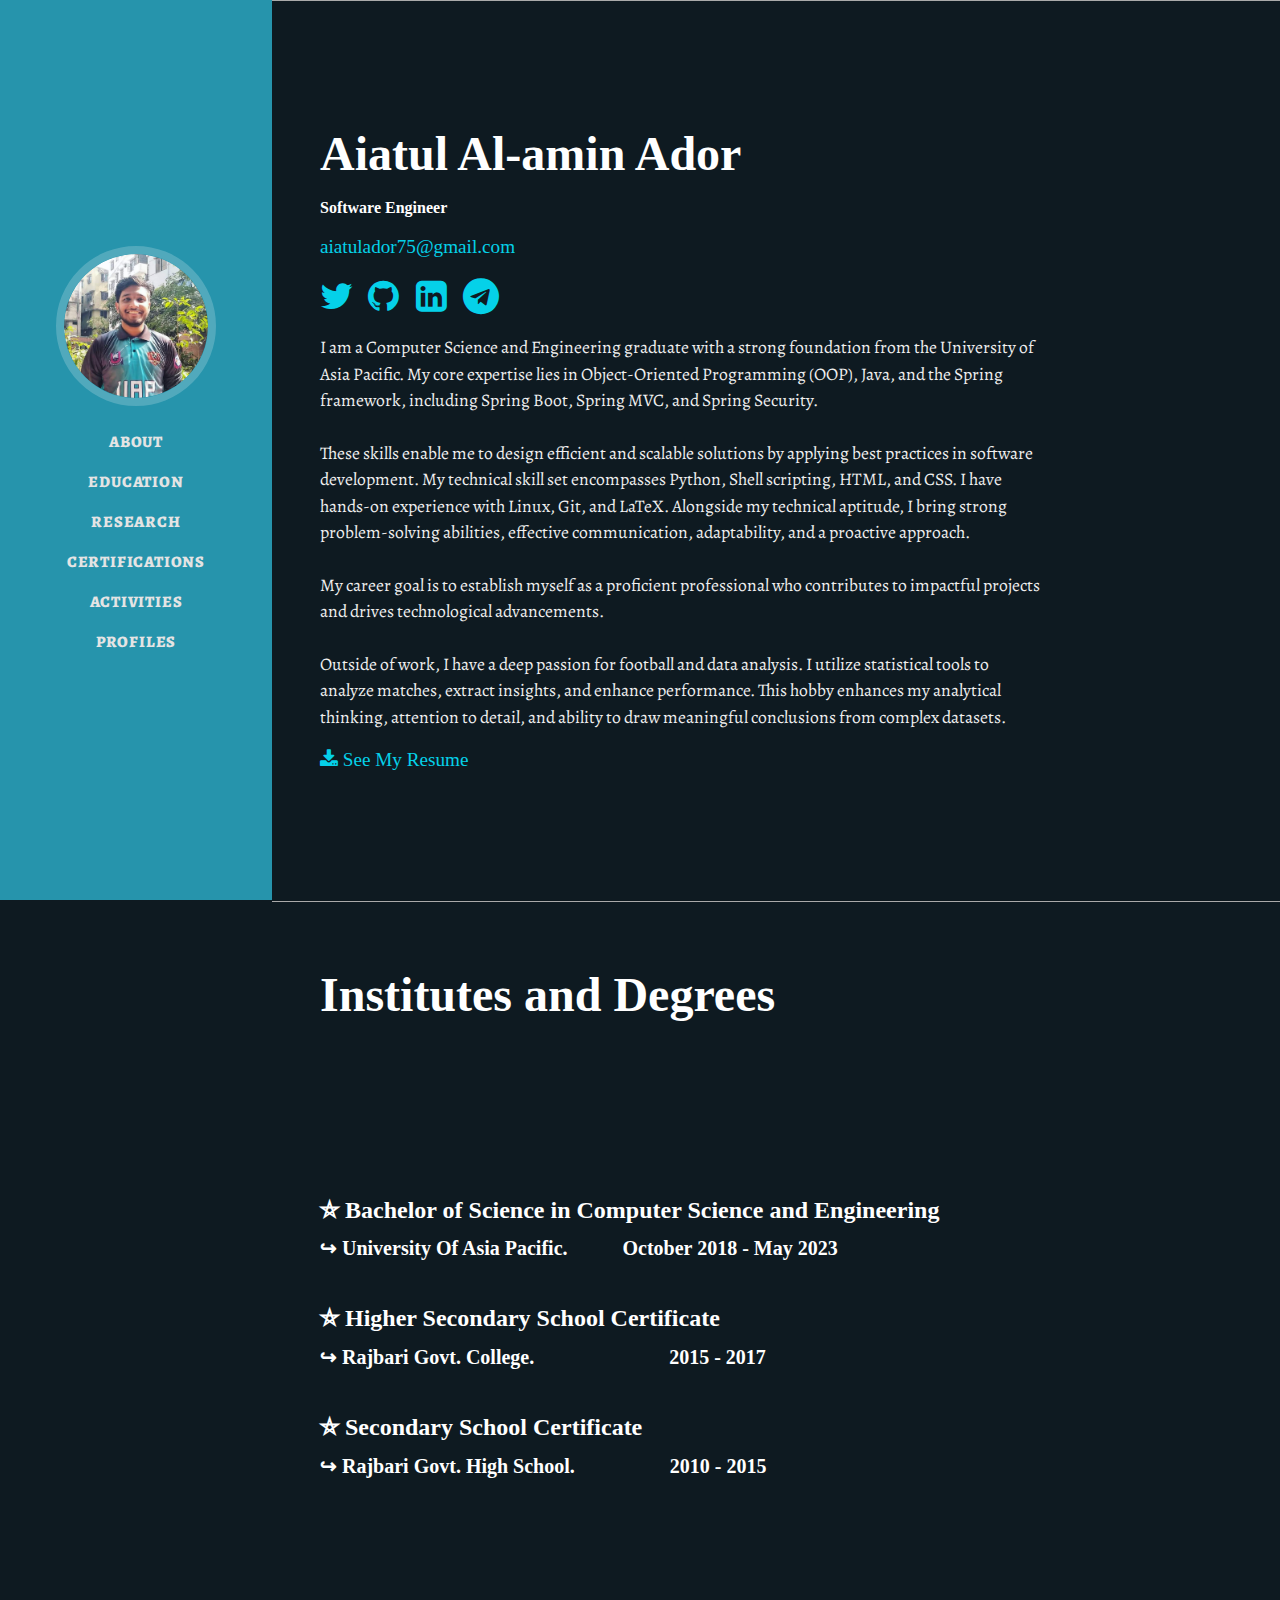
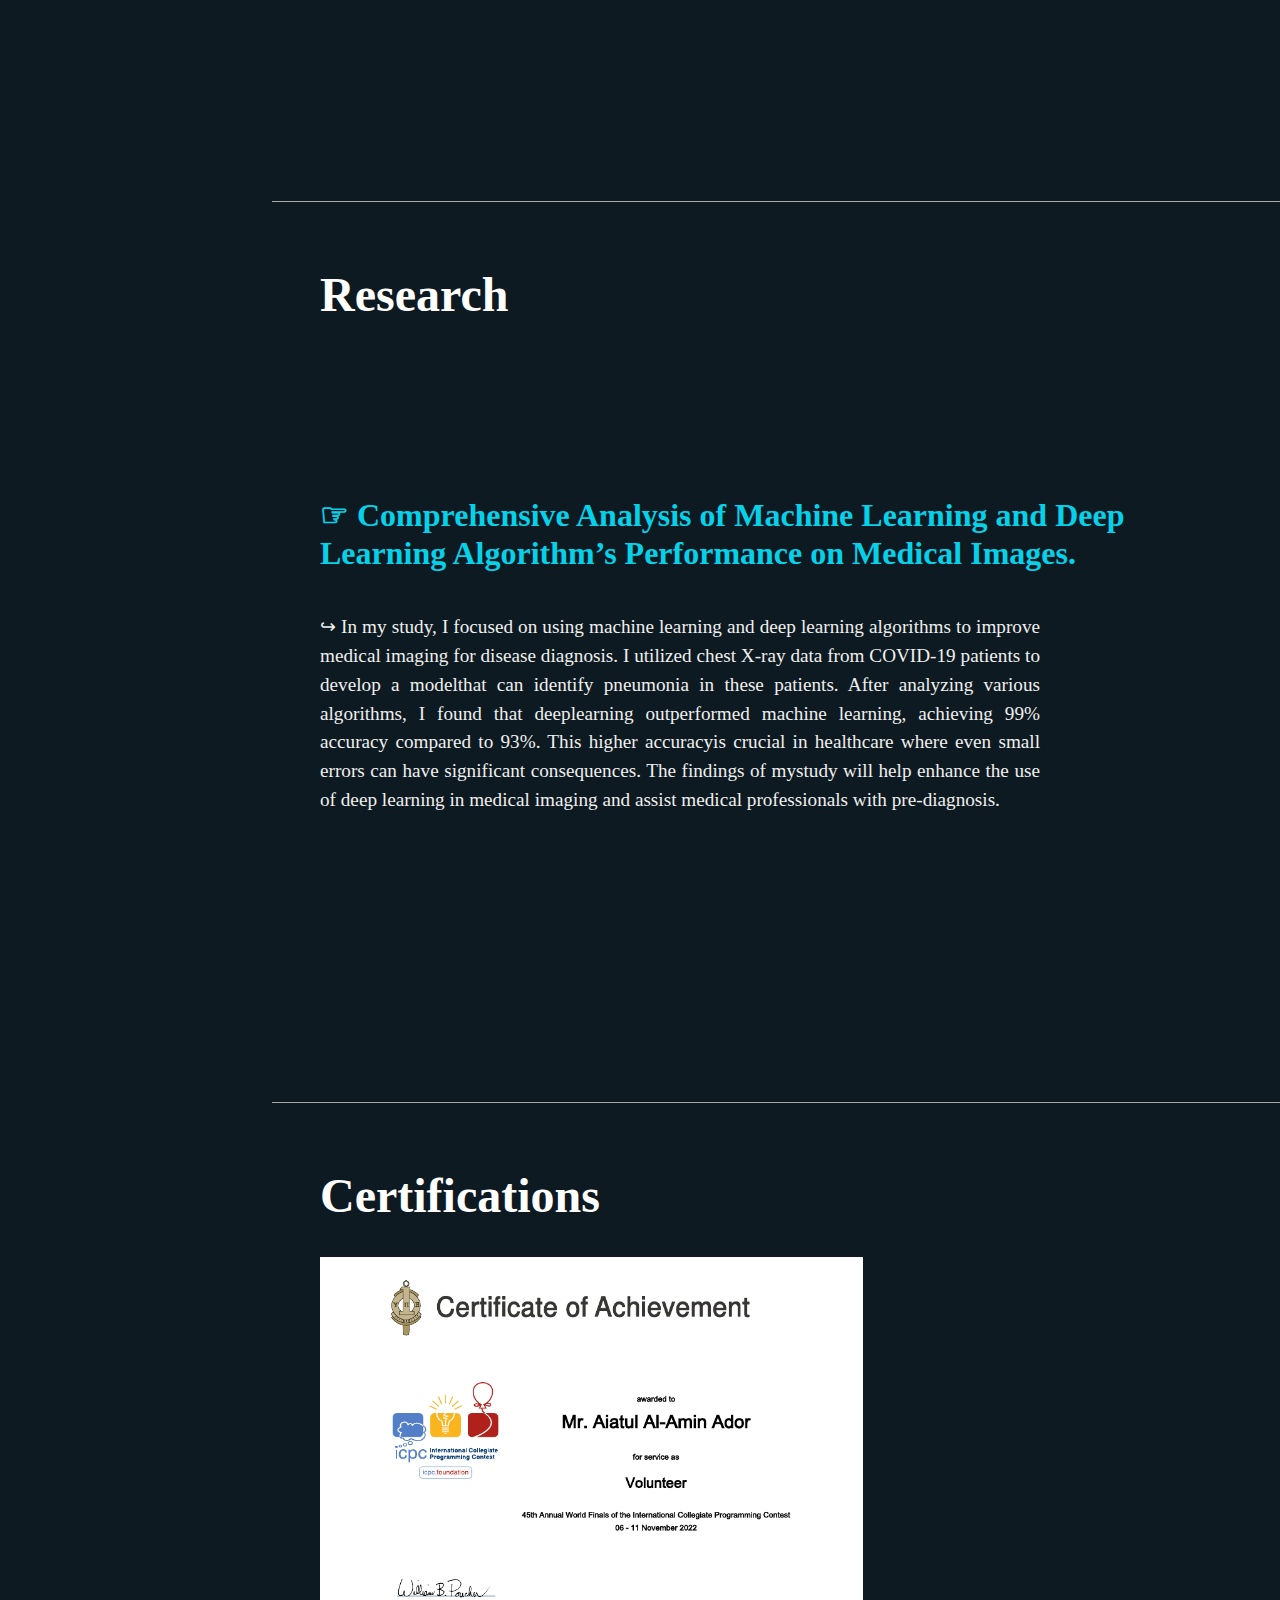
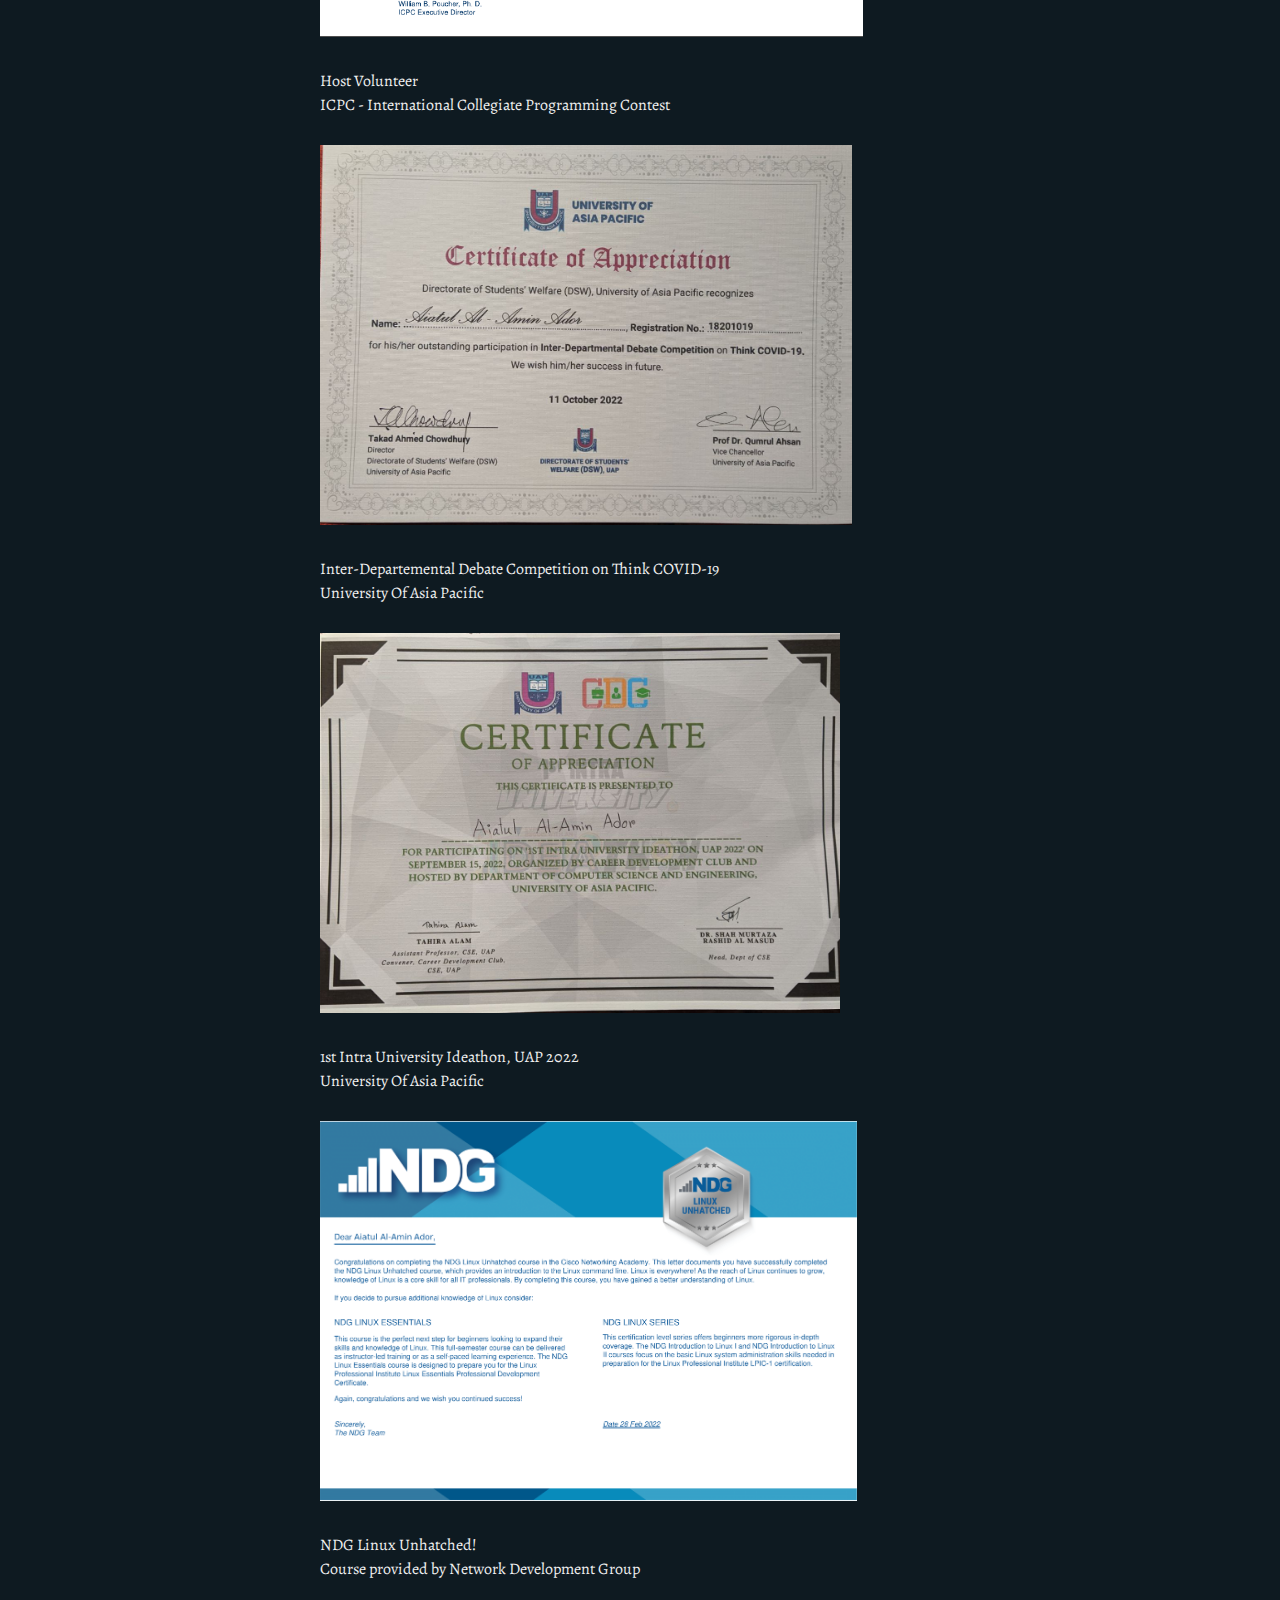
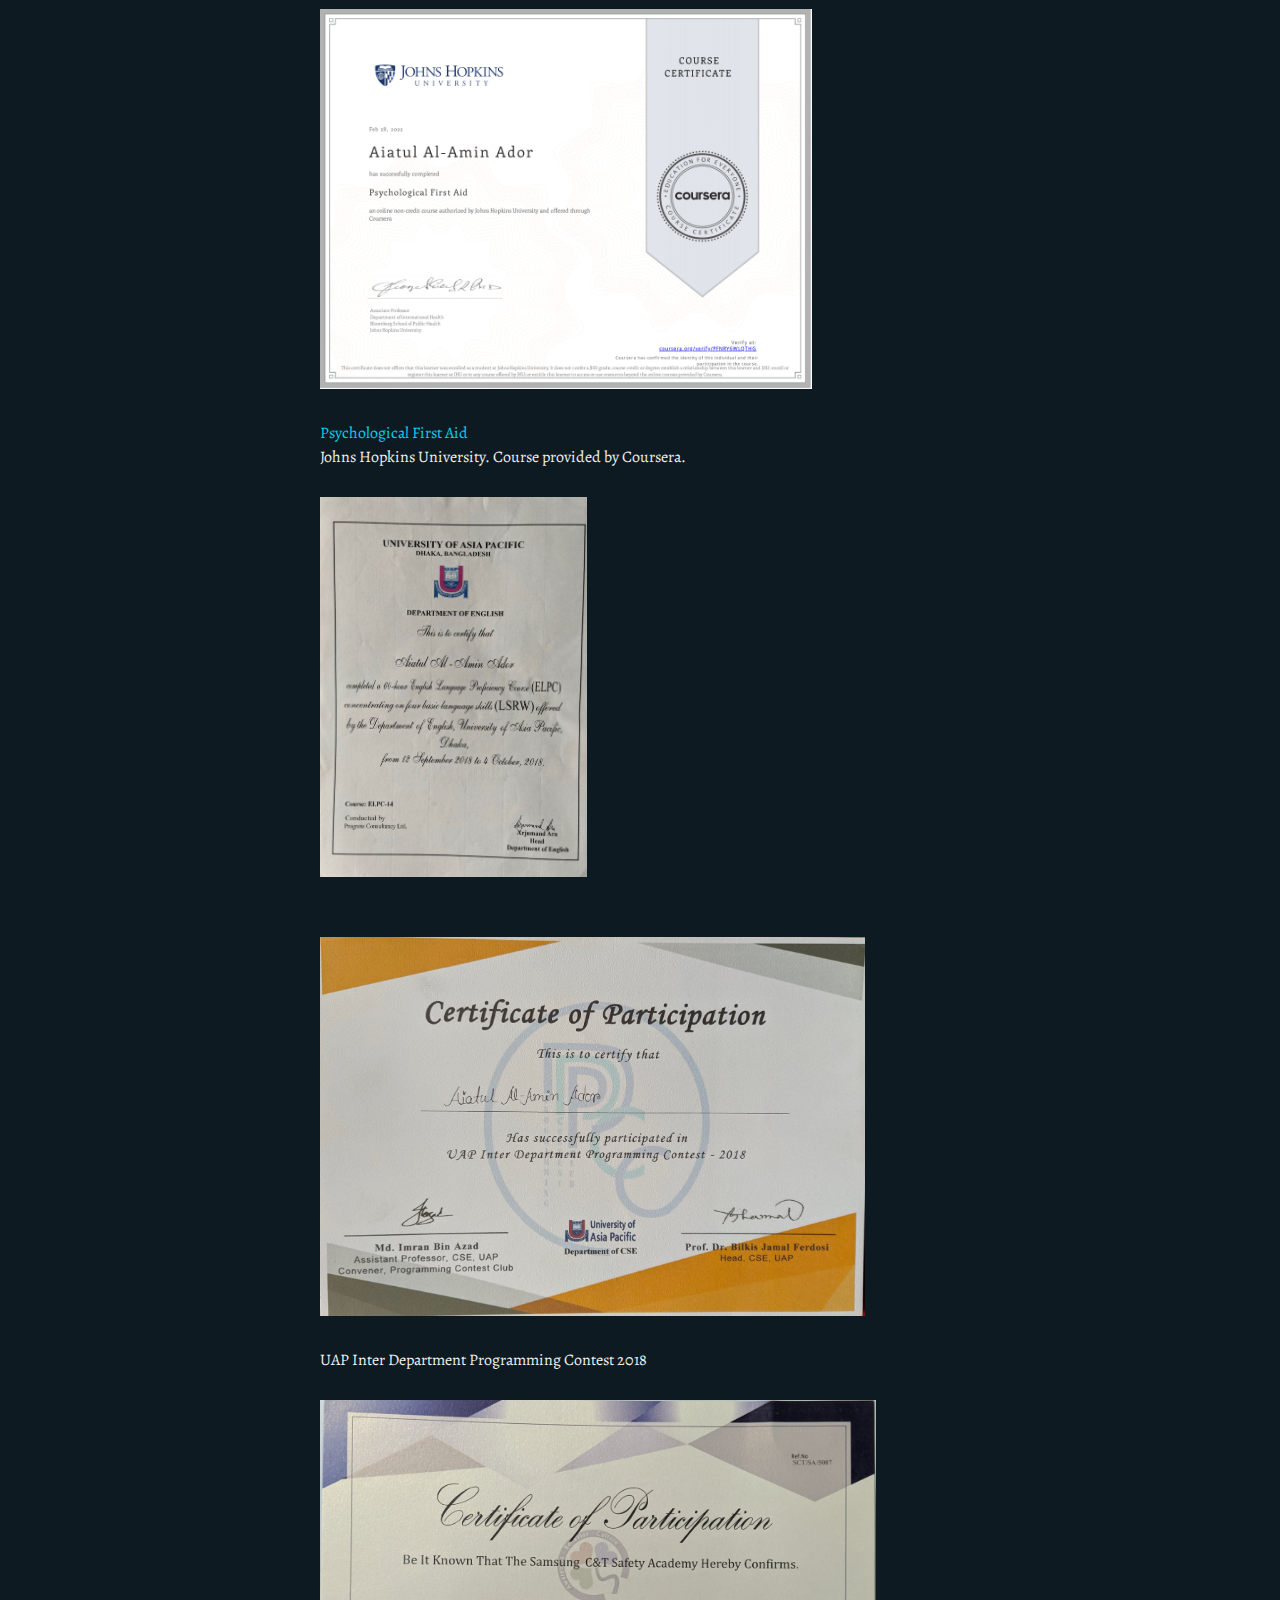
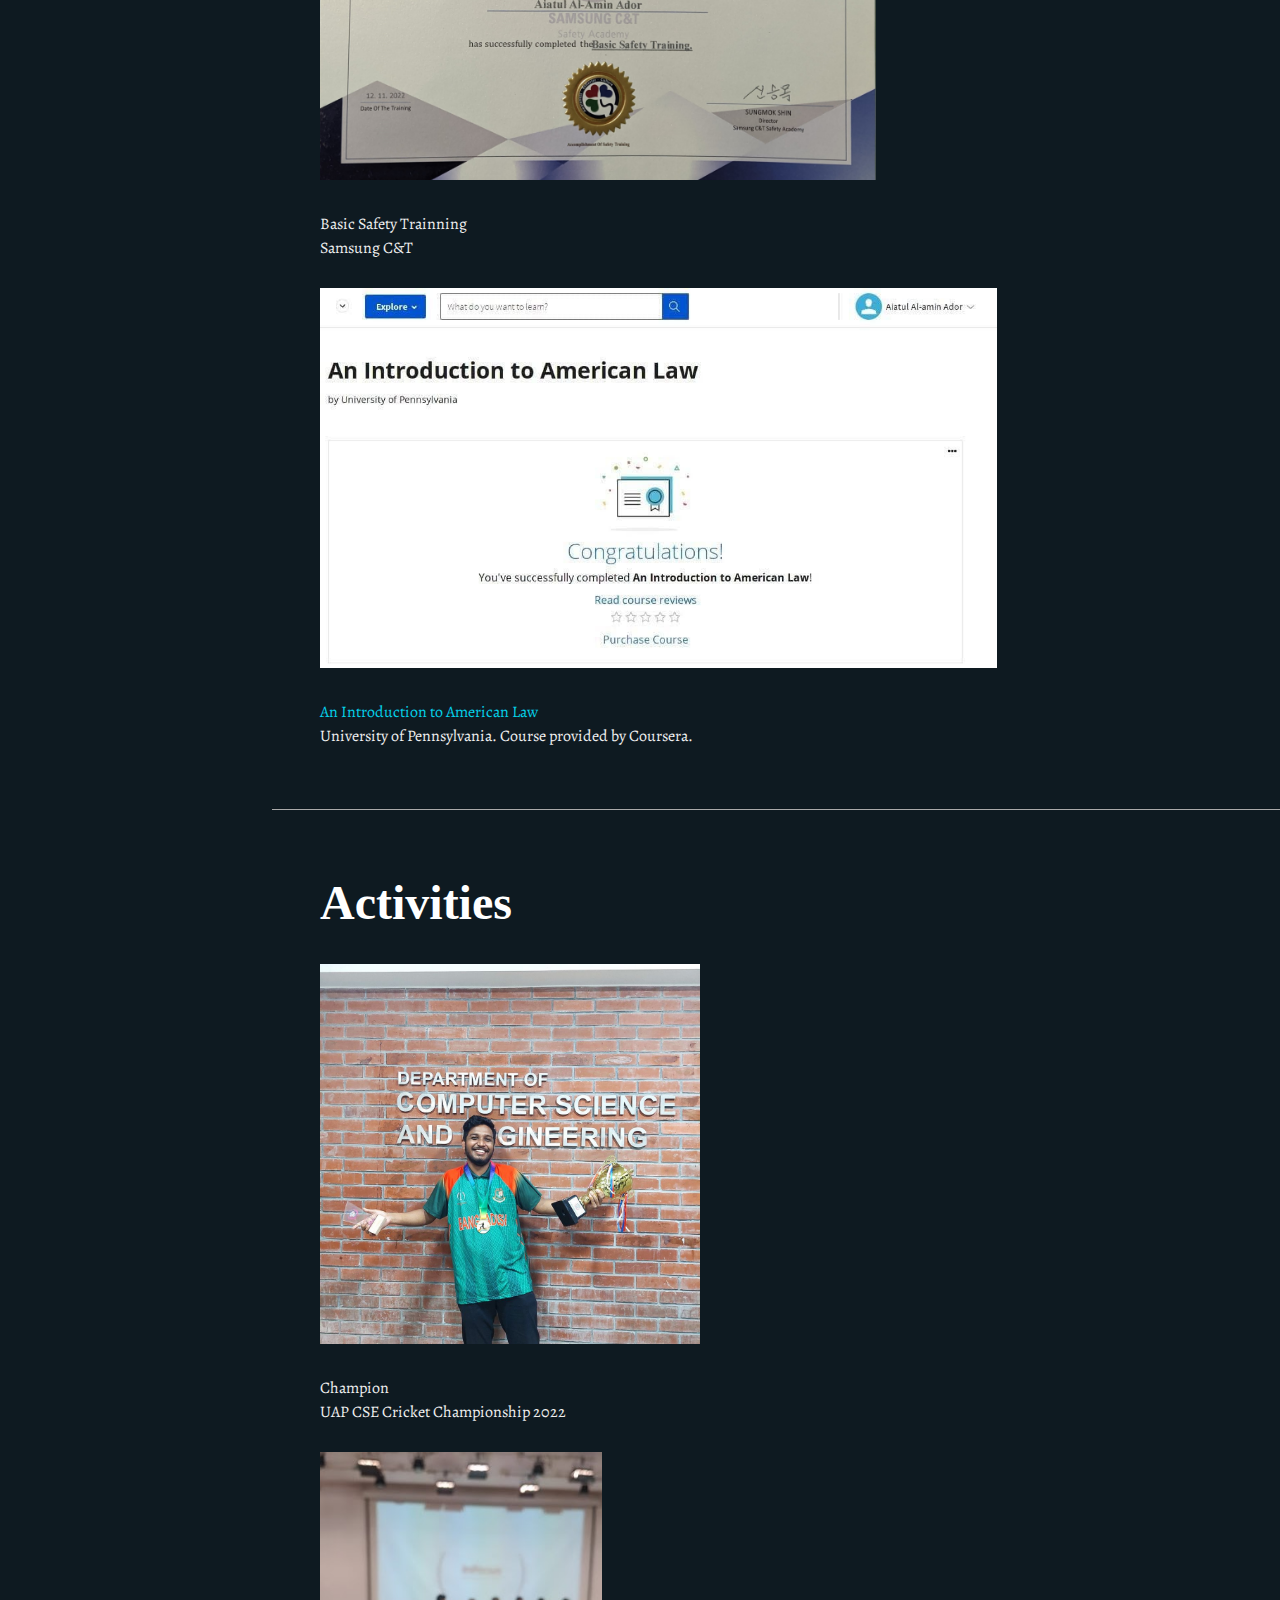
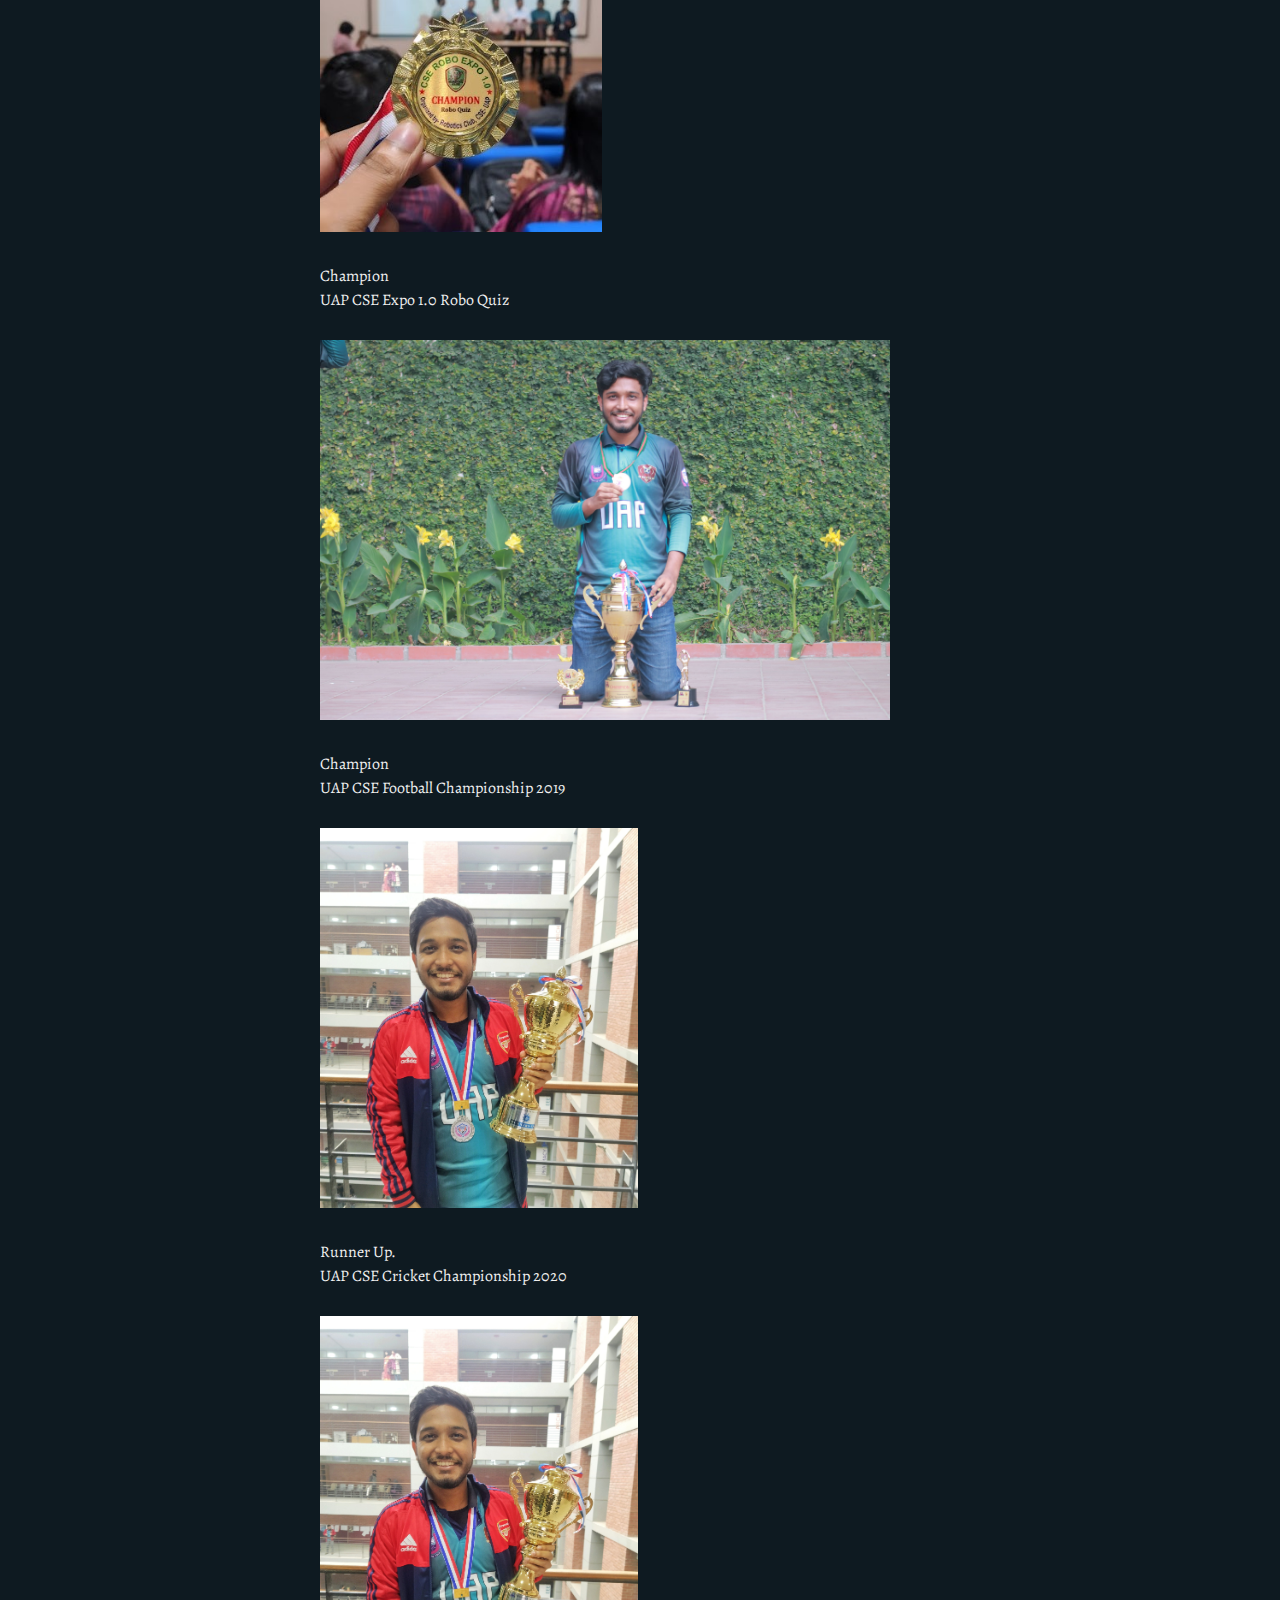
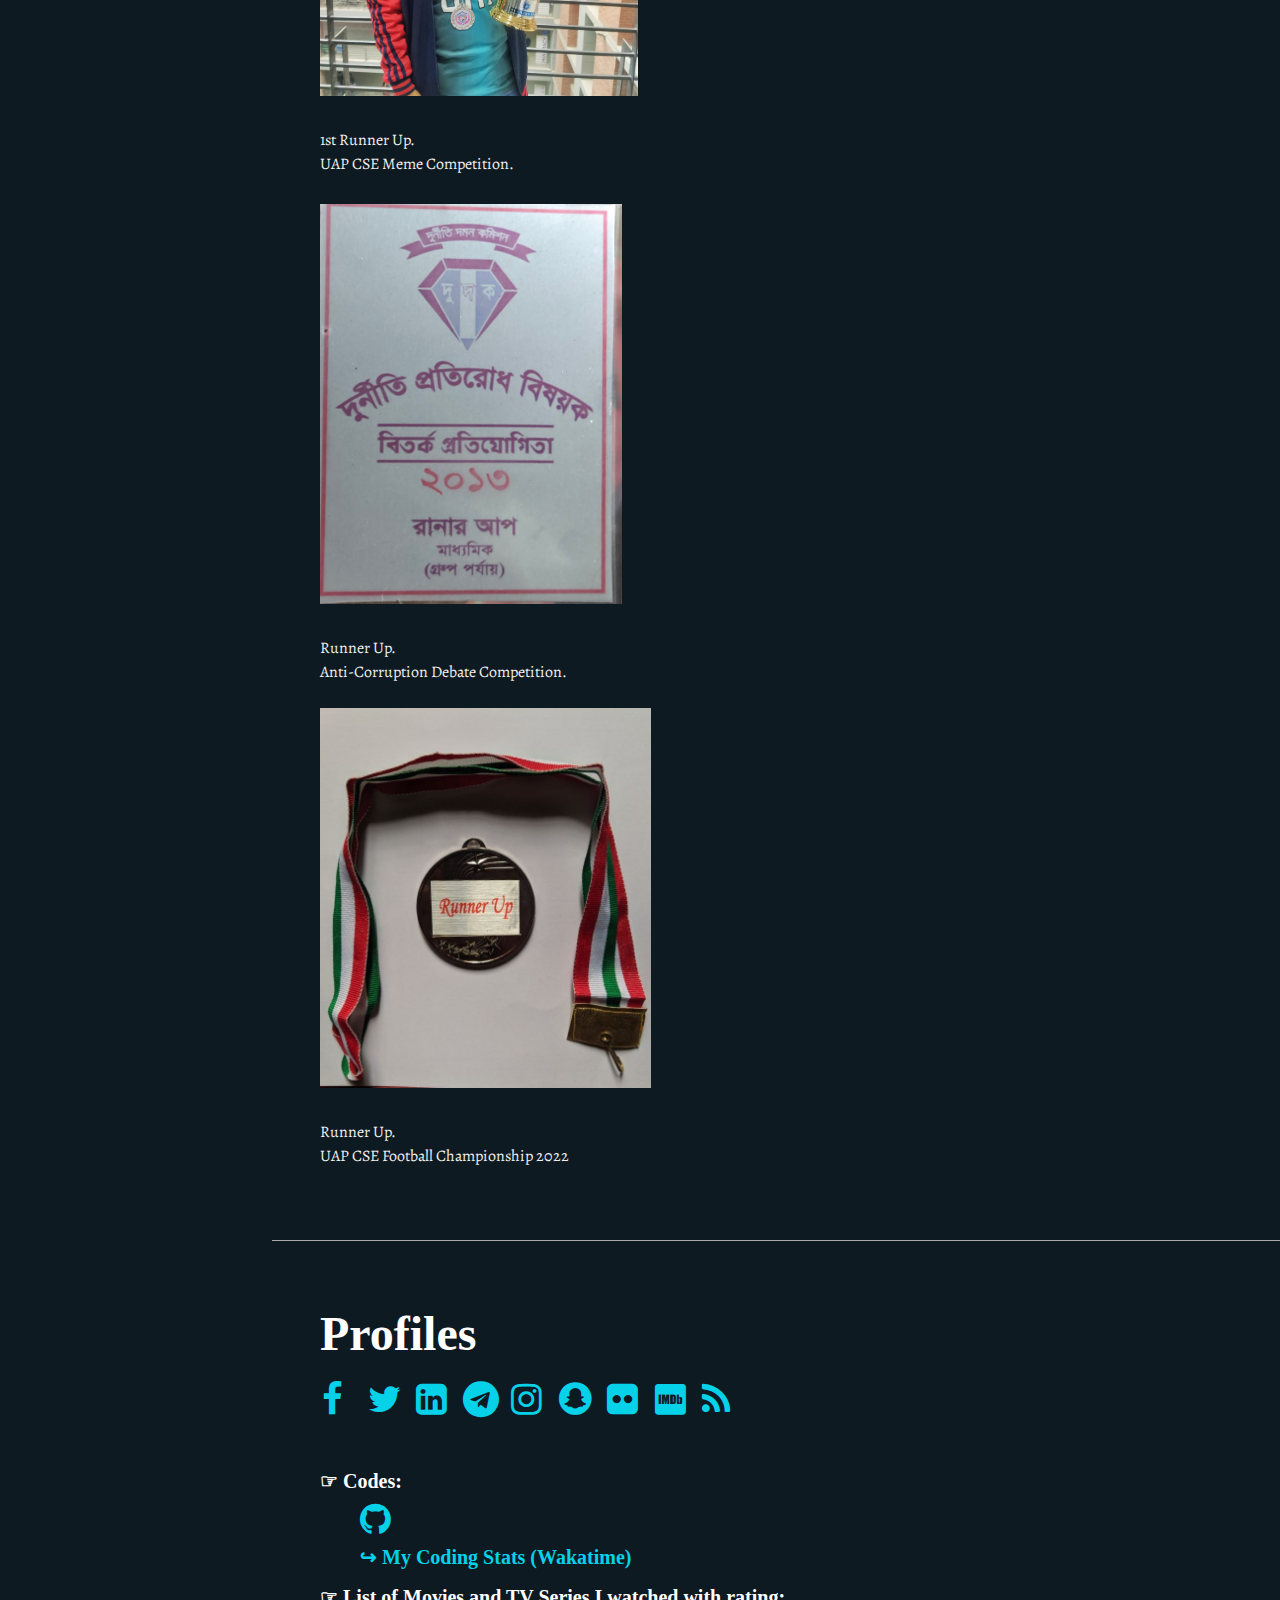
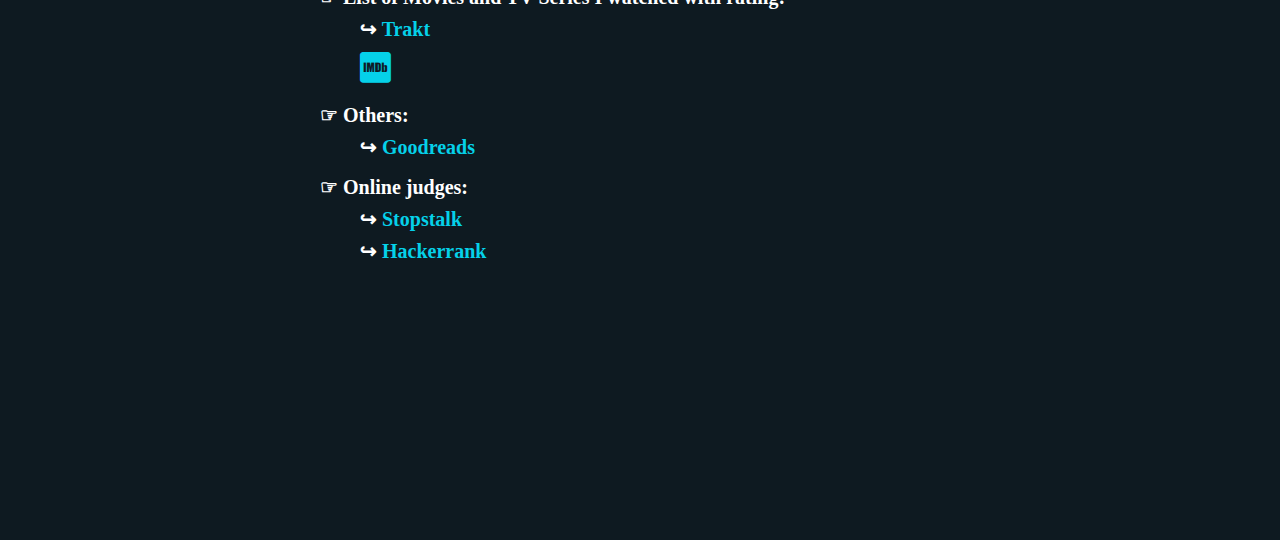
<file: index.html>
<!DOCTYPE html>
<html lang="en">
<html>
<head>

    <meta charset="utf-8">
    <meta name="viewport" content="width=device-width, initial-scale=1">
    <meta name="description" content="">
    <meta name="author" content="">

    <title>Aiatul Al-Amin Ador</title>

    <!-- Custom fonts for this template -->
    <link rel="preconnect" href="https://fonts.gstatic.com">
    <link href="https://fonts.googleapis.com/css2?family=Alegreya:wght@500;700&display=swap" rel="stylesheet">
    
    <!-- Bootstrap core CSS -->
    <link href="bootstrap.css" rel="stylesheet">

    <!-- Custom styles for this template -->
    <link href="resume.css" rel="stylesheet">

    <link rel="stylesheet" href="https://cdnjs.cloudflare.com/ajax/libs/font-awesome/4.7.0/css/font-awesome.min.css">


    <style>
        body {
            font-family: 'Alegreya', serif;
            font-size: 16px;
        }

        
        

    </style>
    
<!-- Google tag (gtag.js) -->
<script async src="https://www.googletagmanager.com/gtag/js?id=G-R3DP7JZSB8"></script>
<script>
  window.dataLayer = window.dataLayer || [];
  function gtag(){dataLayer.push(arguments);}
  gtag('js', new Date());

  gtag('config', 'G-R3DP7JZSB8');
</script>


</head>


<body id="page-top">



  <nav class="navbar navbar-expand-lg navbar-dark bg-primary fixed-top" id="sideNav">
    <a class="navbar-brand js-scroll-trigger" href="/">
      <span class="d-none d-lg-block">
        <img class="img-fluid img-profile rounded-circle mx-auto mb-2" src="/images/mypro.png" alt="">
      </span>
    </a>
    <button class="navbar-toggler" type="button" data-toggle="collapse" data-target="#navbarSupportedContent" aria-controls="navbarSupportedContent" aria-expanded="false" aria-label="Toggle navigation">
      <span class="navbar-toggler-icon"></span>
    </button>
    <div class="collapse navbar-collapse" id="navbarSupportedContent">
      <ul class="navbar-nav">
        <li class="nav-item">
          <a class="nav-link js-scroll-trigger" href="/#about">About</a>
        </li>
        
        <li class="nav-item">
          <a class="nav-link js-scroll-trigger" href="/#Education">Education</a>
        </li>

        <li class="nav-item">
          <a class="nav-link js-scroll-trigger" href="/#Research">Research</a>
        </li>
  
        <li class="nav-item">
          <a class="nav-link js-scroll-trigger" href="/#Certifications">Certifications</a>
        </li>
  
        <li class="nav-item">
          <a class="nav-link js-scroll-trigger" href="/#Activities">Activities</a>
        </li>

        <li class="nav-item">
          <a class="nav-link js-scroll-trigger" href="/#profiles">Profiles</a>
        </li>
  
  
      </ul>
    </div>
  </nav>


<!-- Home Page er first landing page code and also about me page -->

  <div class="container-fluid p-0">
    
    <section class="resume-section p-3 p-lg-5 d-flex align-items-center" id="about">
      <div class="w-20">
        <h1 class="mb-3">Aiatul Al-amin Ador</h1>
        <div class="subheading mb-3">
          <h6>Software Engineer</h6>
        </div>
        <div class="subheading mb-3">
          <a href="aiatulador75@gmail.com">aiatulador75@gmail.com</a>
        </div>

        <div class="social-icons">
          <a href="https://twitter.com/aiatulador22"> 
            <i class="fa fa-twitter" style="font-size:36px"></i>
          </a>
          <a href="https://github.com/aiatulador"> 
            <i class="fa fa-github" style="font-size:36px"></i>
          </a>
          <a href="https://linkedin.com/in/aiatulador">
            <i class="fa fa-linkedin-square" style="font-size:36px"></i>
          </a>

          <a href="https://t.me/aiatulador">
            <i class="fa fa-telegram" style="font-size:36px"></i>
          </a>
        </div>

        <p class="lead mb-3">I am a Computer Science and Engineering graduate with a strong foundation from the University of Asia Pacific. My core expertise lies in Object-Oriented Programming (OOP), Java, and the Spring framework, including Spring Boot, Spring MVC, and Spring Security.<br><br> These skills enable me to design efficient and scalable solutions by applying best practices in software development.

          My technical skill set encompasses Python, Shell scripting, HTML, and CSS. I have hands-on experience with Linux, Git, and LaTeX. Alongside my technical aptitude, I bring strong problem-solving abilities, effective communication, adaptability, and a proactive approach.<br><br> My career goal is to establish myself as a proficient professional who contributes to impactful projects and drives technological advancements.
          
          <br><br>Outside of work, I have a deep passion for football and data analysis. I utilize statistical tools to analyze matches, extract insights, and enhance performance. This hobby enhances my analytical thinking, attention to detail, and ability to draw meaningful conclusions from complex datasets.</p>

       <div class="subheading mb-3">
          <a href="https://www.dropbox.com/scl/fo/k16dpy4852lujnd0vvjwx/h?rlkey=mtthyysdf33pevx0nr7zm0z8q&dl=0" class="resume-download" data-toggle="tooltip" data-placement="bottom" title="Download">
            <i class="fa fa-download" aria-hidden="true"> </i>  See My Resume
          </a>
  
        </div> 
        
      </div>
    </section>


  <!-- Ekhane sesh hoise  Home Page er Code-->
  <hr class="m-0">



  <!-- Education Code Starts Here-->

<section class="resume-section p-3 p-lg-5 d-flex justify-content-center" id="Education">
      <div class="w-100">
        <h2 class="">Institutes and Degrees</h2>

        <div class="resume-item d-flex flex-column flex-md-row justify-content-between">
          <div class="resume-content">
            <br/><br/><br/><br/><br/><br/>
            <h4>  &#9956; Bachelor of Science in Computer Science and Engineering</h4>
            <h5>  &#8618; University Of Asia Pacific. &nbsp &nbsp &nbsp &nbsp &nbsp October 2018 - May 2023</h5>
            <br/>

            <h4>  &#9956; Higher Secondary School Certificate</h4>
            <h5>  &#8618; Rajbari Govt. College.  &nbsp &nbsp &nbsp &nbsp &nbsp &nbsp &nbsp &nbsp &nbsp &nbsp &nbsp &nbsp &nbsp 2015 - 2017</h5>
            <br/>

            <h4>  &#9956; Secondary School Certificate</h4>
            <h5>  &#8618; Rajbari Govt. High School. &nbsp &nbsp &nbsp &nbsp &nbsp &nbsp &nbsp &nbsp &nbsp 2010 - 2015</h5>
            <br/>

          </div>
        </div>      

       </div>
  
    </section>

  <!-- Education Code endsHere-->


<!-- Research code Starts Here-->

<section class="resume-section p-3 p-lg-5 d-flex justify-content-center" id="Research">
  <div class="w-100">
    <h2 class="">Research</h2>

    <div class="resume-item d-flex flex-column flex-md-row justify-content-between">
      <div class="resume-content">
        <br/><br/><br/><br/><br/><br/>

        <div class="subheading mb-3">
          <h3><a href="https://www.dropbox.com/scl/fo/hqkndljo5b6nr6gg2brcu/h?rlkey=uelkfxay2tave1kz5u75wo7hr&dl=0">&#x261E; Comprehensive Analysis of Machine Learning and Deep Learning Algorithm’s Performance on Medical Images.</a></h3>


            <div class="resume-item d-flex flex-column flex-md-row justify-content-between">
              <div class="resume-content">
                  <div class="box-item">
                    <br/>
                    <p> &#8618; In my study, I focused on using machine learning and deep learning algorithms to improve medical imaging for disease diagnosis. I utilized chest X-ray data from COVID-19 patients to develop a modelthat can identify pneumonia in these patients. After analyzing various algorithms, I found that deeplearning outperformed machine learning, achieving 99% accuracy compared to 93%. This higher accuracyis crucial in healthcare where even small errors can have significant consequences. The findings of mystudy will help enhance the use of deep learning in medical imaging and assist medical professionals with
                      pre-diagnosis.</p>


                  </div>
                <br/>
              </div>
            </div>

        </div>


      </div>
    </div>      

   </div>

</section>

<!-- Research code end-->




   
          <hr class="m-0">

<!-- CERTIFICATION CODE START HERE-->

<div class="container-fluid p-0">
    
  <section class="resume-section p-3 p-lg-5 d-flex justify-content-center" id="Certifications">
    <div class="w-100">
      <h2 class="">Certifications</h2>



      <div class="resume-item d-flex flex-column flex-md-row justify-content-between">
        <div class="resume-content">
          <img class="artwork" src="images/ICPC.png" style="max-height: 25rem;"/>
          <figcaption>Host Volunteer</a></figcaption>
          <figcaption>ICPC - International Collegiate Programming Contest</figcaption>
        </div>
      </div>

      <div class="resume-item d-flex flex-column flex-md-row justify-content-between">
        <div class="resume-content">
          <img class="artwork" src="images/debate-covid19.jpg" style="max-height: 25rem;"/>
          <figcaption>Inter-Departemental Debate Competition on Think COVID-19</a></figcaption>
          <figcaption>University Of Asia Pacific</figcaption>
        </div>
      </div>


      <div class="resume-item d-flex flex-column flex-md-row justify-content-between">
        <div class="resume-content">
          <img class="artwork" src="images/ideathon.jpg" style="max-height: 25rem;"/>
          <figcaption>1st Intra University Ideathon, UAP 2022</a></figcaption>
          <figcaption>University Of Asia Pacific</figcaption>
        </div>
      </div>

      
      
      <div class="resume-item d-flex flex-column flex-md-row justify-content-between">
        <div class="resume-content">
          <img class="artwork" src="images/ndgli.png" style="max-height: 25rem;"/>
          <figcaption>NDG Linux Unhatched!</figcaption>
          <figcaption>Course provided by Network Development Group</figcaption>
        </div>
      </div>


      <div class="resume-item d-flex flex-column flex-md-row justify-content-between">
        <div class="resume-content">
          <img class="artwork" src="images/pfa.png" style="max-height: 25rem;"/>
          <figcaption><a href="https://www.coursera.org/account/accomplishments/verify/PFNRY6WLQTHG">Psychological First Aid</a></figcaption>
          <figcaption>Johns Hopkins University. Course provided by Coursera.</figcaption>
        </div>
      </div>



      <div class="resume-item d-flex flex-column flex-md-row justify-content-between">
          <div class="resume-content">
            <img class="artwork" src="/images/elpc.jpg" style="max-height: 25rem;"/>
          </div>
        </div>
      
        <div class="resume-item d-flex flex-column flex-md-row justify-content-between">
          <div class="resume-content">
            <img class="artwork" src="/images/cpccpc.jpg" style="max-height: 25rem;"/>
            <figcaption>UAP Inter Department Programming Contest 2018</figcaption>
          </div>
        </div>

        <div class="resume-item d-flex flex-column flex-md-row justify-content-between">
          <div class="resume-content">
            <img class="artwork" src="images/safety.jpg" style="max-height: 25rem;"/>
            <figcaption>Basic Safety Trainning</figcaption>
            <figcaption>Samsung C&T</figcaption>
          </div>
        </div>

        <div class="resume-item d-flex flex-column flex-md-row justify-content-between">
          <div class="resume-content">
            <img class="artwork" src="images/lawww.jpg" style="max-height: 25rem;"/>
            <figcaption><a href="https://www.coursera.org/learn/american-law">An Introduction to American Law</a></figcaption>
            <figcaption>University of Pennsylvania. Course provided by Coursera.</figcaption>

          </div>
        </div>

     </div>   
 </section>
 </div>
<!-- Certifications Code Ends Here-->


<hr class="m-0">
 <!-- ACTIVITY  CODE STARTS HERE-->


 <div class="container-fluid p-0">
    
  <section class="resume-section p-3 p-lg-5 d-flex justify-content-center" id="Activities">
    <div class="w-100">
      <h2 class="">Activities</h2>

      
      <div class="resume-item d-flex flex-column flex-md-row justify-content-between">
        <div class="resume-content">
          <img class="artwork" src="/images/crichamp.jpg" style="max-height: 25rem;"/>
          <figcaption>Champion</figcaption>
          <figcaption>UAP CSE Cricket Championship 2022</figcaption>
        </div>
      </div>


      <div class="resume-item d-flex flex-column flex-md-row justify-content-between">
        <div class="resume-content">
          <img class="artwork" src="/images/robo.jpg" style="max-height: 25rem;"/>
          <figcaption>Champion</figcaption>
          <figcaption>UAP CSE Expo 1.0 Robo Quiz</figcaption>
        </div>
      </div>


      <div class="resume-item d-flex flex-column flex-md-row justify-content-between">
          <div class="resume-content">
            <img class="artwork" src="/images/Football.JPG" style="max-height: 25rem;"/>
            <figcaption>Champion</figcaption>
            <figcaption>UAP CSE Football Championship 2019</figcaption>
          </div>
        </div>
      
        <div class="resume-item d-flex flex-column flex-md-row justify-content-between">
          <div class="resume-content">
            <img class="artwork" src="/images/cricket.jpg" style="max-height: 25rem;"/>
            <figcaption>Runner Up.</figcaption>
            <figcaption>UAP CSE Cricket Championship 2020</figcaption>
          </div>
        </div>

        <div class="resume-item d-flex flex-column flex-md-row justify-content-between">
          <div class="resume-content">
            <img class="artwork" src="/images/cricket.jpg" style="max-height: 25rem;"/>
            <figcaption>1st Runner Up.</figcaption>
            <figcaption>UAP CSE Meme Competition.</figcaption>
          </div>
        </div>

        <div class="resume-item d-flex flex-column flex-md-row justify-content-between">
          <div class="resume-content">
            <img class="artwork" src="images/debate.jpg" style="max-height: 25rem;"/>
            <figcaption>Runner Up.</figcaption> 
            <figcaption>Anti-Corruption Debate Competition.</figcaption>


        
            <div class="resume-item d-flex flex-column flex-md-row justify-content-between">
              <div class="resume-content">
                <img class="artwork" src="/images/fotrun.jpg" style="max-height: 25rem;"/>
                <figcaption>Runner Up.</figcaption>
                <figcaption>UAP CSE Football Championship 2022</figcaption>
              </div>
            </div>

            <!-- <figcaption>UAP CSE Meme Competition.</figcaption> -->
          </div>
        </div>

     </div>   
 </section>
 </div>
<!-- Activity Code Ends Here-->


 <!-- Misc Links Code starts Here --> 


 <section class="resume-section p-3 p-lg-5 d-flex justify-content-center" id="profiles">
  <div class="w-100">
    <h2 class="">Profiles</h2>

    <div class="social-icons">



      <a href="https://facebook.com/aiatulador">
        <i class="fa fa-facebook" style="font-size:36px"></i>
      </a>

      <a href="https://twitter.com/aiatulador22"> 
        <i class="fa fa-twitter" style="font-size:36px"></i>
      </a>

      <a href="https://linkedin.com/in/aiatulador">
        <i class="fa fa-linkedin-square" style="font-size:36px"></i>
      </a>

      <a href="https://t.me/aiatulador">
        <i class="fa fa-telegram" style="font-size:36px"></i>
      </a>

      <a href="https://instagram.com/aiatulador">
        <i class="fa fa-instagram" style="font-size:36px"></i>
      </a>

      <a href="https://www.snapchat.com/add/aiatulador">
        <i class="fa fa-snapchat" style="font-size:38px"></i>
      </a>

      <a href="https://www.flickr.com/photos/aiatulador/">
        <i class="fa fa-flickr" style="font-size:36px"></i>
      </a>

      <a href="https://www.imdb.com/user/ur63001292/ratings?ref_=nv_usr_rt_4">
        <i class="fa fa-imdb" style="font-size:36px"></i> 
      </a>

      <a href="https://aiatulador.blogspot.com/">
        <i class="fa fa-rss" style="font-size:36px"></i>
      </a>
    </div>

    <div class="resume-item d-flex flex-column flex-md-row justify-content-between">
      <div class="resume-content">
          <div class="box-item">
            <br/>

            <h5>&#x261E;<b> Codes:</b></h5>
            <ul>
              <h5><a href="https://github.com/aiatulador">
                <i class="fa fa-github" style="font-size:36px"></i>
        </a></h5>

              <h5><a style="text-decoration:none" href="https://wakatime.com/@aiatulador"> &#8618; My Coding Stats (Wakatime)</a></h5>
      
          </ul>
                  

            <h5>&#x261E; <b>List of Movies and TV Series I watched with rating: </b></h5>
            <ul>
                <h5>&#8618; <a style="text-decoration:none" href="https://trakt.tv/users/aiatulador">Trakt</a></h5>
               
                <a href="https://www.imdb.com/user/ur63001292/ratings?ref_=nv_usr_rt_4">
                  <i class="fa fa-imdb" style="font-size:36px"></i> 
                </a> 
            </ul>

            <h5><b>&#x261E; Others:</b></h5>
        
            <ul>
                <h5> &#8618; <a style="text-decoration:none" href="https://www.goodreads.com/user/show/113222124-aiatul-ador"> Goodreads</a></h5>
            </ul>


            <h5>&#x261E; <b>Online judges:</b></h5>
    <ul>
        <h5>&#8618;<a style="text-decoration:none" href="https://www.stopstalk.com/user/profile/aiatulador"> Stopstalk</a></h5>
        <h5>&#8618;<a style="text-decoration:none" href="https://www.hackerrank.com/aiatulador"> Hackerrank</a></h5>
    </ul>


          </div>
        <br/>
      </div>
    </div>

    
   </div>

</section>


<!--jsssssss-->

<!-- Bootstrap core JavaScript -->
<script src="/js/jquery.min.js"></script>
<script src="/js/bootstrap.bundle.min.js"></script>

<!-- Plugin JavaScript -->
<script src="/js/jquery.easing.min.js"></script>

<!-- Custom scripts for this template -->
<script src="/js/resume.js"></script>



</body>
</html>
</file>
<file: resume.css>
/*!
 * Start Bootstrap - Resume v5.0.7 (https://startbootstrap.com/template-overviews/resume)
 * Copyright 2013-2019 Start Bootstrap
 * Licensed under MIT (https://github.com/BlackrockDigital/startbootstrap-resume/blob/master/LICENSE)
 */

 body {
    font-family: 'Lora', serif;
    font-size: 0.8rem;
    padding-top: 54px;
    background-color: #0e1a21;
    color: #efefef;
  }
  
  @media (min-width: 992px) {
    body {
      padding-top: 0;
      padding-left: 17rem;
    }
  }
  
  h1,
  h2,
  h3,
  h4,
  h5,
  h6 {
    font-family: 'Lora', serif;
    font-weight: 700;
    color: #fff;
  }
  
  p {
    margin-bottom: 0.25rem;
    margin-top: 0rem;
    max-width: 45rem;
  }
  
  
  h1 {
    font-size: 3rem;
    line-height: 3.5rem;
    margin-top: 1rem;
    margin-bottom: 1rem;
  }
  
  h2 {
    font-size: 3rem;
    margin-top: 1rem;
    margin-bottom: 1rem;
  }
  
  h3 {
    font-size: 2rem;
    margin-top: 0.75rem;
    margin-bottom: 0.75rem;
  }
  
  h4 {
    font-size: 1.5rem;
    margin-top: 0.75rem;
    margin-bottom: 0.75rem;
  }
  
  p.lead {
    font-size: 1.1rem;
  }
  
  .bold {
    font-weight: bold;
  }
  
  .subheading {
    font-weight: 500;
    font-family: 'Lora', serif;
    font-size: 1.2rem;
  }
  
  .social-icons a {
    display: inline-block;
    height: 1.5rem;
    width: 1.5rem;
    border-radius: 100%;
    text-align: center;
    font-size: 1rem;
    line-height: 1.5rem;
    margin-right: 1.3rem;
    margin-bottom: 2rem;

  }
  
  .social-icons a:last-child {
    margin-right: 0;
  }
  
  .social-icons a:hover {
    background-color: #000000;
  }
  
  .dev-icons {
    font-size: 3rem;
  }
  
  .dev-icons .list-inline-item i:hover {
    color: #17c2d6;
  }
  
  #sideNav {
    background-color: #2694ac;
  }
  
  #sideNav .navbar-nav .nav-item .nav-link {
    font-weight: 800;
    letter-spacing: 0.05rem;
    text-transform: uppercase;
  }
  
  #sideNav .navbar-nav .nav-item .nav-link {
    color: #e4e4e4;
  }
  .nav-link:hover {
    color: #fff !important;
  }
  
  #sideNav .navbar-toggler:focus {
    outline-color: #3b80bb;
  }
  
  #sideNav .navbar-toggler:focus {
    outline-color: #3b80bb;
  }
  
  @media (min-width: 992px) {
    #sideNav {
      text-align: center;
      position: fixed;
      top: 0;
      left: 0;
      display: -webkit-box;
      display: -ms-flexbox;
      display: flex;
      -webkit-box-orient: vertical;
      -webkit-box-direction: normal;
      -ms-flex-direction: column;
      flex-direction: column;
      width: 17rem;
      height: 100vh;
    }
    #sideNav .navbar-brand {
      display: -webkit-box;
      display: -ms-flexbox;
      display: flex;
      margin: auto auto 0;
      padding: 0.5rem;
    }
    #sideNav .navbar-brand .img-profile {
      max-width: 10rem;
      max-height: 10rem;
      border: 0.5rem solid rgba(255, 255, 255, 0.2);
    }
    #sideNav .navbar-collapse {
      display: -webkit-box;
      display: -ms-flexbox;
      display: flex;
      -webkit-box-align: start;
      -ms-flex-align: start;
      align-items: flex-start;
      -webkit-box-flex: 0;
      -ms-flex-positive: 0;
      flex-grow: 0;
      width: 100%;
      margin-bottom: auto;
    }
    #sideNav .navbar-collapse .navbar-nav {
      -webkit-box-orient: vertical;
      -webkit-box-direction: normal;
      -ms-flex-direction: column;
      flex-direction: column;
      width: 100%;
    }
    #sideNav .navbar-collapse .navbar-nav .nav-item {
      display: block;
    }
    #sideNav .navbar-collapse .navbar-nav .nav-item .nav-link {
      display: block;
    }
  }
  
  section.resume-section {
    padding-top: 5rem !important;
    padding-bottom: 5rem !important;
    max-width: 75rem;
    border-top: solid 1px #aaa;
  }
  
  section.resume-section .resume-item .resume-date {
    min-width: none;
  }
  
  .resume-item {
    margin-top: 0.5rem;
    margin-bottom: 0.5rem;
  }
  
  @media (min-width: 768px) {
    section.resume-section {
      min-height: 100vh;
    }
    section.resume-section .resume-item .resume-date {
      min-width: 18rem;
    }
  }
  
  @media (min-width: 992px) {
    section.resume-section {
      padding-top: 3rem !important;
      padding-bottom: 3rem !important;
    }
  }
  
  .bg-primary {
    background-color: #2694ac !important;
  }
  
  .text-primary {
    color: #17c2d6 !important;
  }
  
  a {
    color: #05d1e9;
  }
  
  a:hover, a:focus, a:active {
    color: #8aeaff;
  }
  
  .date {
    margin-bottom: 0;
  }
  
  .book-cover {
    width: 12rem;
    float: left;
    margin-right: 1rem;
  }
  
  .small-book-cover {
    width: 8rem;
    max-height: 10rem;
    float: left;
    margin-right: 1rem;
    margin-bottom: 1rem;
  }
  
  .box-item {
    display: flow-root;
    margin-bottom: 1rem;
    text-align: justify;
  }
  
  .mb-0 {
    font-size: 1rem;
    font-weight: bold;
  }
  
  .resume-content {
    margin-bottom: 0.25rem;
  }
  
  .artwork {
    max-width: 95%;
    max-height: 40rem;
    margin-top: 1rem;
    margin-bottom: 2rem;
  }
  
  .blockquote {
    margin-left: 10%;
    width: 50%;
    margin-bottom: 0;
    margin-top: 1rem;
  }
  
  .blogpost-intermission {
    margin-top: 1rem;
    margin-bottom: 0rem;
  }
  
  .bigquote {
    font-size: 2rem;
    line-height: 1rem;
    font-weight: bold;
  }
  
  .small-book {
    float: left;
  }

  /* styles.css */
.img-circle {
  border-radius: 100%;
  /* If you want a fixed width and height, you can add the following properties */
  width: 250px; /* Adjust the size as needed */
  height: 250px; /* Adjust the size as needed */
}
</file>
